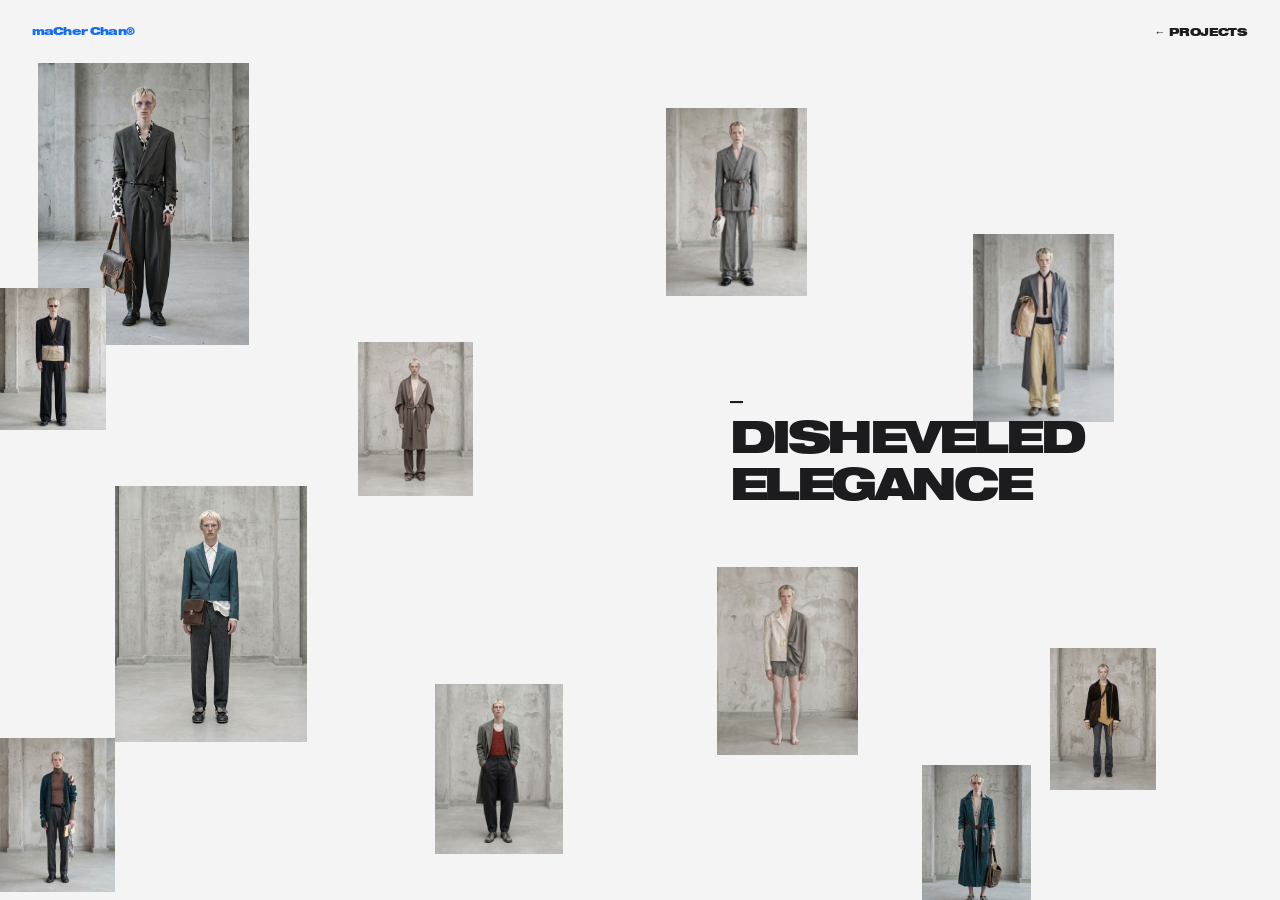
<file: project-detail.html>
<!DOCTYPE html>
<html lang="zh-CN">
<head>
  <meta charset="UTF-8">
  <meta name="viewport" content="width=device-width, initial-scale=1.0">
  <title>maCher Chan® — 案例详情</title>
  <link rel="stylesheet" href="css/global.css">
  <link rel="stylesheet" href="css/project-detail.css">
</head>
<body>

  <!-- Nav overlay (visible on both views) -->
  <nav class="pd-nav">
    <a href="index.html"    class="pd-nav__brand">maCher Chan®</a>
    <a href="projects.html" class="pd-nav__right">← PROJECTS</a>
  </nav>

  <!-- ═══════════ SCATTER VIEW (default) ═══════════ -->
  <div id="scatterView" class="pd-view">
    <!-- Items injected by project-detail.js -->
  </div>

  <!-- ═══════════ CAROUSEL VIEW ═══════════ -->
  <div id="detailView" class="pd-view" hidden>
    <div class="dv-scroll" id="dvScroll"></div>
    <div class="dv-thumbs" id="dvThumbs"></div>
    <div class="dv-infos"  id="dvInfos">INFOS</div>
    <div class="dv-counter" id="dvCounter">1 / ?</div>
  </div>

  <script src="js/project-detail.js"></script>
</body>
</html>
</file>
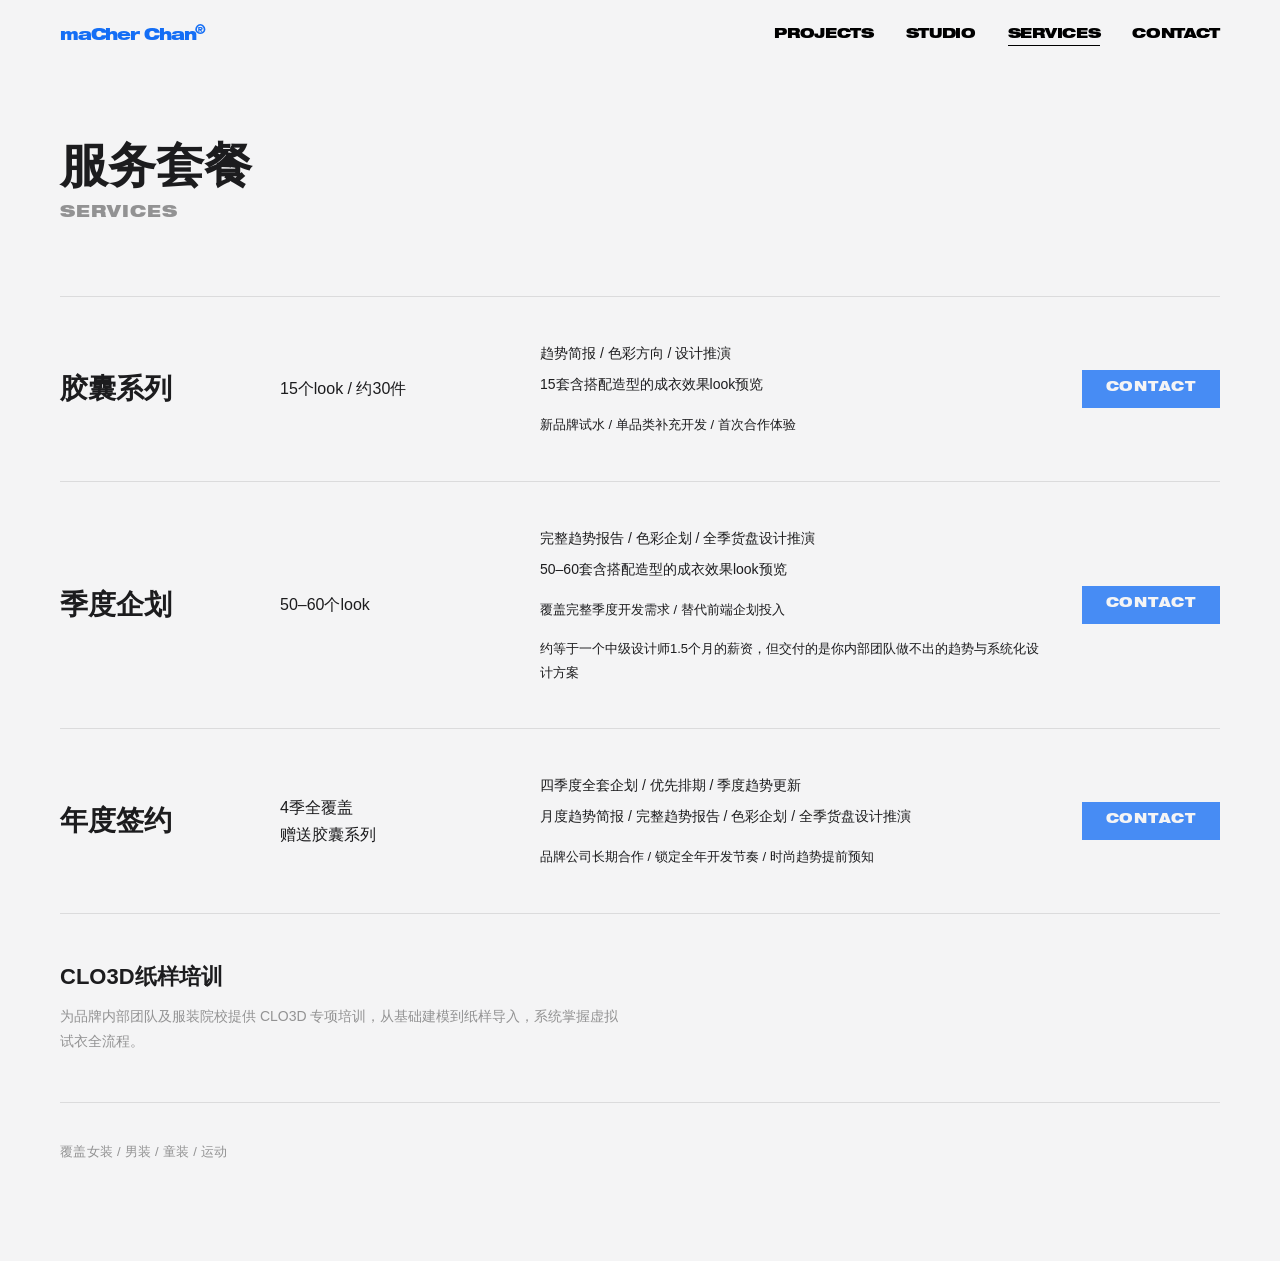
<file: services.html>
<!DOCTYPE html>
<html lang="zh-CN">
<head>
  <meta charset="UTF-8">
  <meta name="viewport" content="width=device-width, initial-scale=1.0">
  <title>Services — maCher Chan®</title>
  <link rel="stylesheet" href="css/global.css">
  <link rel="stylesheet" href="css/services.css">
</head>
<body>

  <nav class="nav">
    <a href="index.html" class="nav-logo">maCher Chan<sup>®</sup></a>
    <div class="nav-links">
      <a href="projects.html">PROJECTS</a>
      <a href="studio.html">STUDIO</a>
      <a href="services.html" class="active">SERVICES</a>
      <a href="contact.html">CONTACT</a>
    </div>
  </nav>

  <main class="services-main">

    <!-- ── Title ──────────────────────────────────────────── -->
    <header class="services-header">
      <h1 class="services-title-cn">服务套餐</h1>
      <span class="services-title-en">SERVICES</span>
    </header>

    <!-- ── Tiers ──────────────────────────────────────────── -->
    <section class="services-tiers">

      <div class="tier">
        <div class="tier-name">胶囊系列</div>
        <div class="tier-scale">15个look / 约30件</div>
        <div class="tier-deliverables">
          <p class="tier-main">趋势简报 / 色彩方向 / 设计推演</p>
          <p class="tier-main">15套含搭配造型的成衣效果look预览</p>
          <p class="tier-sub">新品牌试水 / 单品类补充开发 / 首次合作体验</p>
        </div>
        <a href="contact.html" class="cta-btn">CONTACT</a>
      </div>

      <div class="tier">
        <div class="tier-name">季度企划</div>
        <div class="tier-scale">50–60个look</div>
        <div class="tier-deliverables">
          <p class="tier-main">完整趋势报告 / 色彩企划 / 全季货盘设计推演</p>
          <p class="tier-main">50–60套含搭配造型的成衣效果look预览</p>
          <p class="tier-sub">覆盖完整季度开发需求 / 替代前端企划投入</p>
          <p class="tier-sub">约等于一个中级设计师1.5个月的薪资，但交付的是你内部团队做不出的趋势与系统化设计方案</p>
        </div>
        <a href="contact.html" class="cta-btn">CONTACT</a>
      </div>

      <div class="tier">
        <div class="tier-name">年度签约</div>
        <div class="tier-scale">4季全覆盖<br>赠送胶囊系列</div>
        <div class="tier-deliverables">
          <p class="tier-main">四季度全套企划 / 优先排期 / 季度趋势更新</p>
          <p class="tier-main">月度趋势简报 / 完整趋势报告 / 色彩企划 / 全季货盘设计推演</p>
          <p class="tier-sub">品牌公司长期合作 / 锁定全年开发节奏 / 时尚趋势提前预知</p>
        </div>
        <a href="contact.html" class="cta-btn">CONTACT</a>
      </div>

    </section>

    <!-- ── Addon ───────────────────────────────────────────── -->
    <section class="services-addon">
      <div class="addon-info">
        <h2 class="addon-name">CLO3D纸样培训</h2>
        <p class="addon-desc">为品牌内部团队及服装院校提供 CLO3D 专项培训，从基础建模到纸样导入，系统掌握虚拟试衣全流程。</p>
      </div>
    </section>

    <!-- ── Footer ─────────────────────────────────────────── -->
    <footer class="services-footer">
      <p class="coverage-note">覆盖女装 / 男装 / 童装 / 运动</p>
    </footer>

  </main>

</body>
</html>
</file>
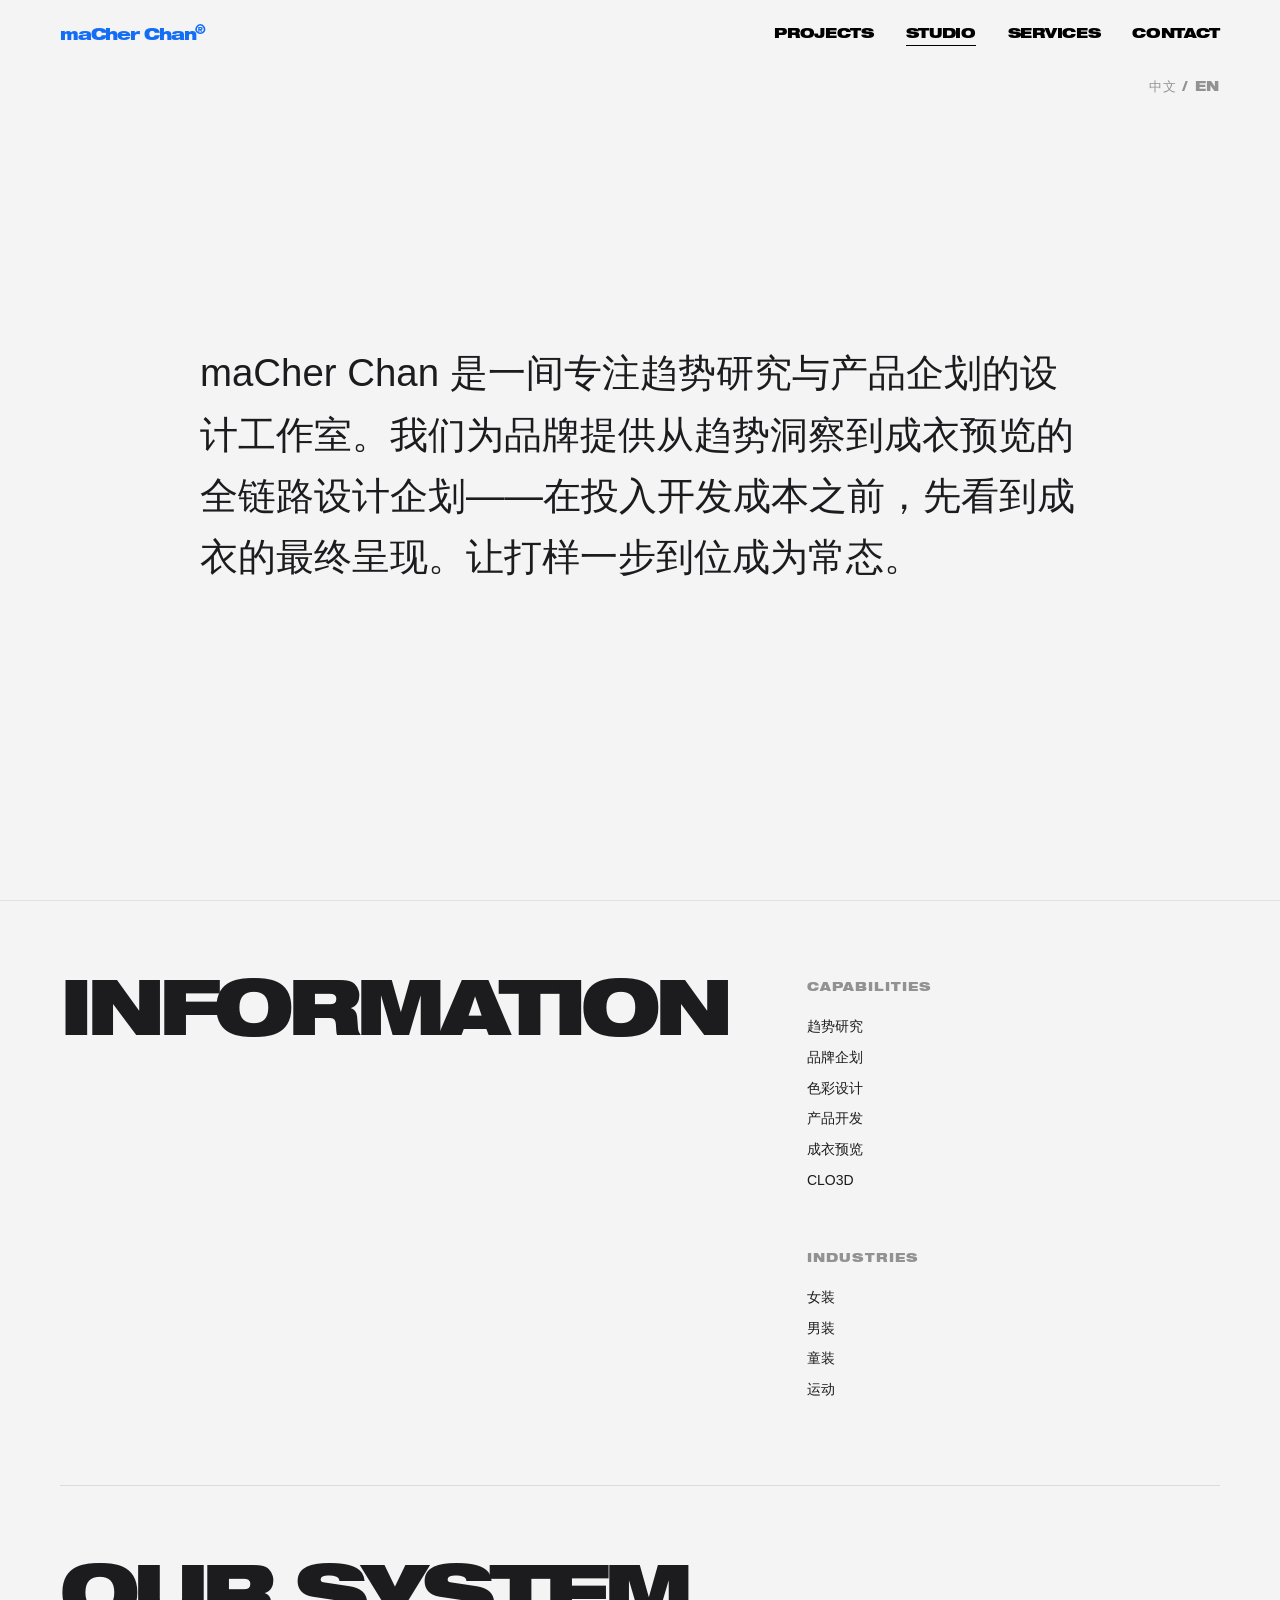
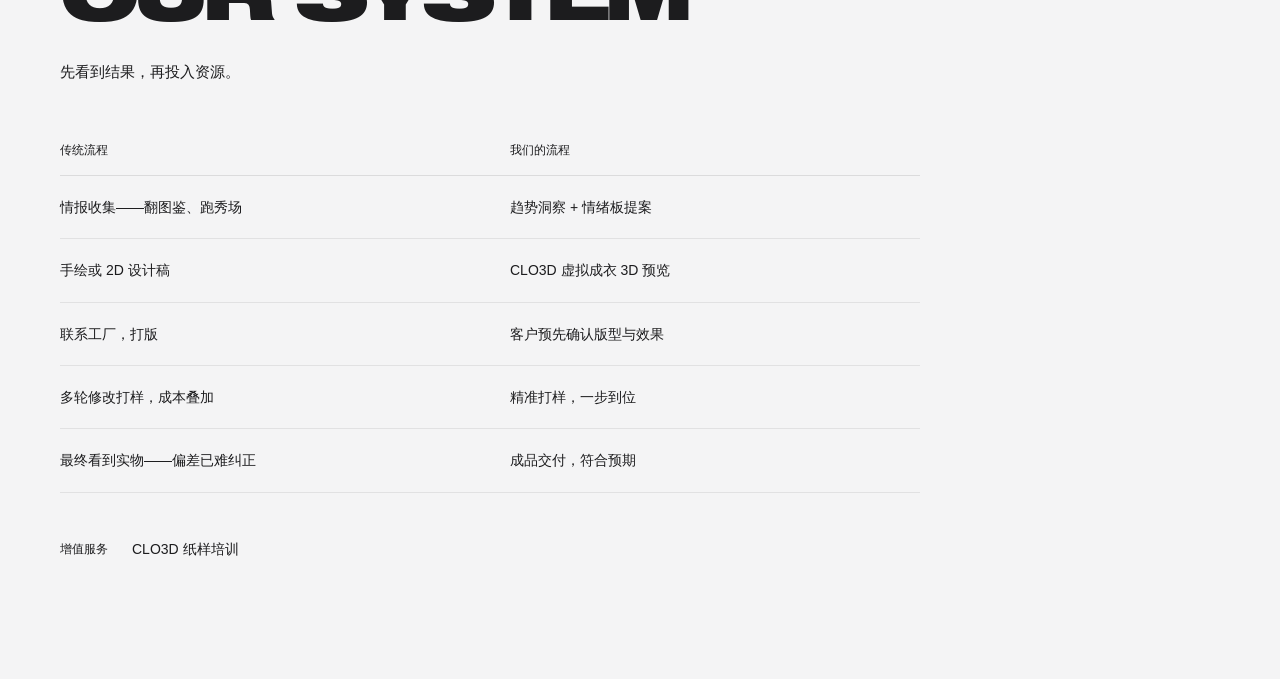
<file: studio.html>
<!DOCTYPE html>
<html lang="zh-CN">
<head>
  <meta charset="UTF-8">
  <meta name="viewport" content="width=device-width, initial-scale=1.0">
  <title>Studio — maCher Chan®</title>
  <link rel="stylesheet" href="css/global.css">
  <link rel="stylesheet" href="css/studio.css">
</head>
<body>

  <nav class="nav">
    <a href="index.html" class="nav-logo">maCher Chan<sup>®</sup></a>
    <div class="nav-links">
      <a href="projects.html">PROJECTS</a>
      <a href="studio.html" class="active">STUDIO</a>
      <a href="services.html">SERVICES</a>
      <a href="contact.html">CONTACT</a>
    </div>
  </nav>

  <button class="lang-toggle" id="langToggle" aria-label="切换语言">中文 / EN</button>

  <!-- ── SCREEN 1: Studio Intro ─────────────────────────── -->
  <section class="studio-hero">

    <div class="hero-text-wrap">
      <p class="hero-text active" id="textCn">
        maCher Chan 是一间专注趋势研究与产品企划的设计工作室。我们为品牌提供从趋势洞察到成衣预览的全链路设计企划——在投入开发成本之前，先看到成衣的最终呈现。让打样一步到位成为常态。
      </p>
      <p class="hero-text" id="textEn" aria-hidden="true">
        maCher Chan is a design studio built around trend research and product planning. We deliver full-chain design solutions from trend analysis to garment preview — so you see the final result before committing a single dollar to development. Confirm first, then produce. One sample, one sign-off.
      </p>
    </div>

  </section>

  <!-- ── SCREEN 2: Information ──────────────────────────── -->
  <section class="studio-info">

    <div class="info-left">
      <h2 class="info-title">INFORMATION</h2>
    </div>

    <div class="info-right">
      <div class="info-row">
        <div class="info-col">
          <h3 class="info-col-label">Capabilities</h3>
          <ul class="info-col-list">
            <li>趋势研究</li>
            <li>品牌企划</li>
            <li>色彩设计</li>
            <li>产品开发</li>
            <li>成衣预览</li>
            <li>CLO3D</li>
          </ul>
        </div>
      </div>

      <div class="info-row">
        <div class="info-col">
          <h3 class="info-col-label">Industries</h3>
          <ul class="info-col-list">
            <li>女装</li>
            <li>男装</li>
            <li>童装</li>
            <li>运动</li>
          </ul>
        </div>
      </div>
    </div>

  </section>

  <!-- ── SCREEN 3: Methodology ──────────────────────────── -->
  <section class="studio-method">

    <div class="method-divider"></div>

    <div class="method-header">
      <h2 class="method-title">OUR SYSTEM</h2>
    </div>

    <p class="method-tagline">先看到结果，再投入资源。</p>

    <div class="method-compare">
      <div class="compare-labels">
        <span class="compare-label compare-label-trad">传统流程</span>
        <span class="compare-label compare-label-ours">我们的流程</span>
      </div>

      <div class="compare-row">
        <span class="step-trad">情报收集——翻图鉴、跑秀场</span>
        <span class="step-ours">趋势洞察 + 情绪板提案</span>
      </div>
      <div class="compare-row">
        <span class="step-trad">手绘或 2D 设计稿</span>
        <span class="step-ours">CLO3D 虚拟成衣 3D 预览</span>
      </div>
      <div class="compare-row">
        <span class="step-trad">联系工厂，打版</span>
        <span class="step-ours">客户预先确认版型与效果</span>
      </div>
      <div class="compare-row">
        <span class="step-trad">多轮修改打样，成本叠加</span>
        <span class="step-ours">精准打样，一步到位</span>
      </div>
      <div class="compare-row">
        <span class="step-trad">最终看到实物——偏差已难纠正</span>
        <span class="step-ours">成品交付，符合预期</span>
      </div>
    </div>

    <div class="method-addon">
      <span class="addon-label">增值服务</span>
      <span class="addon-text">CLO3D 纸样培训</span>
    </div>

  </section>

  <script src="js/studio.js"></script>
</body>
</html>
</file>
<file: css/global.css>
/* ============================================================
   maCher Chan® — Global Stylesheet
   全站唯一的 @font-face 声明、CSS 变量、Reset、导航通用样式
   ============================================================ */

/* ---------- Font ---------- */
@font-face {
  font-family: 'HelveticaNeue93BlackExt';
  src: url('../assets/fonts/HelveticaNeue93BlackExt.otf') format('opentype');
  font-weight: 100 900;
  font-style: normal;
  font-display: swap;
}

/* ---------- Design Tokens ---------- */
:root {
  /* 品牌色 */
  --brand-blue: #146EF5;

  /* 背景 */
  --bg-primary: #F4F4F5;

  /* 文字 */
  --text-primary: #1c1c1e;
  --text-secondary: rgba(0,0,0,0.4);
  --text-nav: #000000;

  /* 品牌元素 */
  --brand-logo: #146EF5;
  --brand-title: #146EF5;

  /* 字体 */
  --font-brand: 'HelveticaNeue93BlackExt', 'Helvetica Neue', Arial, sans-serif;
  --font-cn: 'Microsoft YaHei', sans-serif;

  /* 字距 */
  --tracking-brand: -0.077em;
  --tracking-nav: -0.023em;
}

/* ---------- Reset ---------- */
*, *::before, *::after {
  margin: 0;
  padding: 0;
  box-sizing: border-box;
}

body {
  background: var(--bg-primary);
}

a {
  color: inherit;
  text-decoration: none;
}

img {
  display: block;
  max-width: 100%;
}

/* ---------- Navigation (all pages) ---------- */
/* 使用方式：<nav class="nav"><a class="nav-logo" href="index.html">maCher Chan®</a><div class="nav-links"><a href="...">PROJECTS</a>...</div></nav> */
.nav {
  position: fixed;
  top: 0;
  left: 0;
  right: 0;
  z-index: 100;
  display: flex;
  align-items: center;
  justify-content: space-between;
  padding: 0 60px;
  height: 70px;
  background: transparent;
}

.nav-logo {
  font-family: var(--font-brand);
  letter-spacing: var(--tracking-brand);
  color: var(--brand-logo);
}

.nav-links {
  display: flex;
  gap: 32px;
  list-style: none;
}

.nav-links a {
  font-family: var(--font-brand);
  font-size: 14px;
  letter-spacing: var(--tracking-nav);
  color: var(--text-nav);
  position: relative;
}

.nav-links a::after {
  content: '';
  position: absolute;
  bottom: -2px;
  left: 0;
  right: 0;
  height: 1px;
  background: var(--text-nav);
  transform: scaleX(0);
  transform-origin: left;
  transition: transform 0.2s ease;
}

.nav-links a:hover::after,
.nav-links a.active::after {
  transform: scaleX(1);
}

/* ─── Mobile (≤ 768px) ──────────────────────────────────── */
@media (max-width: 768px) {
  .nav {
    padding: 0 20px;
    height: 56px;
  }
  .nav-logo {
    font-size: 13px;
  }
  .nav-links {
    gap: 14px;
  }
  .nav-links a {
    font-size: 11px;
    white-space: nowrap;
  }
}
</file>
<file: css/project-detail.css>
/* ============================================================
   project-detail.css — Scatter View + Carousel View
   Requires: global.css
   ============================================================ */

html, body {
  width: 100%; height: 100%;
  overflow: hidden;
  -webkit-font-smoothing: antialiased;
}

/* ---------- Overlay Nav ---------- */
.pd-nav {
  position: fixed;
  top: 0; left: 0; right: 0;
  z-index: 200;
  display: flex;
  justify-content: space-between;
  align-items: flex-start;
  padding: 26px 32px;
  pointer-events: none;
}
.pd-nav__brand {
  font-family: var(--font-brand);
  font-size: 11px;
  letter-spacing: var(--tracking-brand);
  color: var(--brand-logo);
  pointer-events: all;
}
.pd-nav__right {
  font-family: var(--font-brand);
  font-size: 11px;
  letter-spacing: var(--tracking-nav);
  text-transform: uppercase;
  color: var(--text-primary);
  pointer-events: all;
  position: relative;
}
.pd-nav__right::after {
  content: '';
  position: absolute;
  bottom: -2px; left: 0; right: 0;
  height: 1px;
  background: var(--text-primary);
  transform: scaleX(0);
  transform-origin: left;
  transition: transform 0.2s ease;
}
.pd-nav__right:hover::after { transform: scaleX(1); }

/* ---------- Views ---------- */
.pd-view {
  position: fixed;
  inset: 0;
  background: var(--bg-primary);
}
.pd-view[hidden] { display: none; }

/* ---------- Scatter View ---------- */
#scatterView { overflow: hidden; }

.pd-item {
  position: absolute;
  will-change: transform;
  cursor: zoom-in;
}
.pd-item__inner {
  width: 100%; height: 100%;
  background: var(--bg-primary);
  overflow: hidden;
  transition: transform 0.5s cubic-bezier(0.25, 0.46, 0.45, 0.94);
}
.pd-item:hover .pd-item__inner { transform: scale(1.06); }

.pd-item img {
  width: 100%; height: 100%;
  object-fit: contain;
  background: var(--bg-primary);
  border: none; outline: none; box-shadow: none;
  display: block;
}

.pd-text-item {
  position: absolute;
  pointer-events: none;
  user-select: none;
}
.pd-text-dash {
  display: block;
  font-family: var(--font-brand);
  font-size: 13px;
  letter-spacing: var(--tracking-nav);
  color: var(--text-primary);
  margin-bottom: 8px;
}
.pd-text-series {
  display: block;
  font-family: var(--font-brand);
  font-size: clamp(28px, 3.5vw, 56px);
  letter-spacing: var(--tracking-brand);
  text-transform: uppercase;
  color: var(--text-primary);
  line-height: 1.05;
}

/* ---------- Carousel (Detail) View ---------- */
#detailView:not([hidden]) { display: block; }

.dv-scroll {
  position: absolute;
  left: 0; right: 120px; top: 0; bottom: 0;
  overflow-y: auto; overflow-x: hidden;
  display: flex; flex-direction: column; align-items: center;
  padding: 80px 0 80px;
  gap: 48px;
  scrollbar-width: none;
}
.dv-scroll::-webkit-scrollbar { display: none; }

.dv-img-item { flex-shrink: 0; width: min(52vw, 680px); }
.dv-img-item img {
  display: block; width: 100%; max-height: 85vh;
  object-fit: contain; background: var(--bg-primary);
  border: none; outline: none; box-shadow: none;
}

.dv-thumbs {
  position: fixed;
  right: 16px; top: 50%; transform: translateY(-50%);
  display: flex; flex-direction: column; gap: 8px;
  max-height: 85vh; overflow-y: auto; scrollbar-width: none;
}
.dv-thumbs::-webkit-scrollbar { display: none; }

.dv-thumb {
  position: relative;
  width: 80px; height: 107px;
  flex-shrink: 0; cursor: pointer;
  background: var(--bg-primary);
}
.dv-thumb img {
  width: 100%; height: 100%;
  object-fit: contain; background: var(--bg-primary);
  border: none; outline: none; box-shadow: none;
  opacity: 0.45; transition: opacity 0.25s;
}
.dv-thumb.is-active img { opacity: 1; }
.dv-thumb.is-active::before {
  content: '';
  position: absolute;
  left: -10px; top: 50%; transform: translateY(-50%);
  width: 4px; height: 4px;
  border-radius: 50%;
  background: var(--text-primary);
}

.dv-infos {
  position: fixed; bottom: 24px; left: 32px;
  font-family: var(--font-brand);
  font-size: 10px; letter-spacing: var(--tracking-nav);
  text-transform: uppercase;
  color: var(--text-primary);
  cursor: pointer; z-index: 10;
}
.dv-counter {
  position: fixed; bottom: 24px; right: 100px;
  font-family: var(--font-brand);
  font-size: 10px; letter-spacing: var(--tracking-nav);
  text-transform: uppercase;
  color: var(--text-primary); z-index: 10;
}

/* ─── Mobile (≤ 768px) ──────────────────────────────────── */
@media (max-width: 768px) {
  .pd-nav {
    padding: 16px 20px;
  }

  .pd-text-series {
    font-size: clamp(18px, 6vw, 36px);
  }

  /* Carousel: hide thumbnails, expand scroll area */
  .dv-scroll {
    right: 0;
    padding: 60px 20px 80px;
  }

  .dv-thumbs {
    display: none;
  }

  .dv-img-item {
    width: min(90vw, 680px);
  }

  .dv-infos {
    left: 20px;
  }

  .dv-counter {
    right: 20px;
  }
}
</file>
<file: css/services.css>
/* ============================================================
   maCher Chan® — Services Page
   ============================================================ */

body {
  color: var(--text-primary);
  background: var(--bg-primary);
}

.services-main {
  padding: 140px 60px 100px;
}

/* ─── Title ───────────────────────────────────────────────── */

.services-header {
  margin-bottom: 72px;
}

.services-title-cn {
  font-family: var(--font-cn);
  font-weight: bold;
  font-size: 48px;
  color: var(--text-primary);
  line-height: 1.1;
  margin-bottom: 10px;
}

.services-title-en {
  font-family: var(--font-brand);
  font-size: 16px;
  letter-spacing: 0.06em;
  color: var(--text-secondary);
}

/* ─── Tiers ───────────────────────────────────────────────── */

.services-tiers {
  border-top: 1px solid rgba(0, 0, 0, 0.1);
}

.tier {
  display: grid;
  grid-template-columns: 180px 220px 1fr auto;
  gap: 40px;
  align-items: center;
  padding: 44px 0;
  border-bottom: 1px solid rgba(0, 0, 0, 0.1);
}

.tier-name {
  font-family: var(--font-cn);
  font-weight: bold;
  font-size: 28px;
  color: var(--text-primary);
  line-height: 1.2;
}

.tier-scale {
  font-family: var(--font-cn);
  font-size: 16px;
  color: var(--text-primary);
  line-height: 1.7;
}

.tier-deliverables {
  display: flex;
  flex-direction: column;
  gap: 6px;
}

.tier-main {
  font-family: var(--font-cn);
  font-size: 14px;
  color: var(--text-primary);
  line-height: 1.8;
}

.tier-sub {
  font-family: var(--font-cn);
  font-size: 13px;
  color: var(--text-primary);
  line-height: 1.8;
  margin-top: 10px;
}

.cta-btn {
  display: inline-block;
  font-family: var(--font-brand);
  font-size: 13px;
  letter-spacing: 0.06em;
  color: #F4F4F5;
  background: rgba(20, 110, 245, 0.77);
  padding: 11px 24px;
  border-radius: 0;
  white-space: nowrap;
  flex-shrink: 0;
  transition: background 0.2s ease;
}

.cta-btn:hover {
  background: rgba(20, 110, 245, 0.9);
}

/* ─── Addon ───────────────────────────────────────────────── */

.services-addon {
  display: flex;
  align-items: center;
  justify-content: space-between;
  gap: 40px;
  padding: 48px 0;
  border-bottom: 1px solid rgba(0, 0, 0, 0.1);
}

.addon-info {
  display: flex;
  flex-direction: column;
  gap: 12px;
}

.addon-name {
  font-family: var(--font-cn);
  font-weight: bold;
  font-size: 22px;
  color: var(--text-primary);
}

.addon-desc {
  font-family: var(--font-cn);
  font-size: 14px;
  color: var(--text-secondary);
  max-width: 560px;
  line-height: 1.8;
}


/* ─── Footer ──────────────────────────────────────────────── */

.services-footer {
  padding-top: 40px;
}

.coverage-note {
  font-family: var(--font-cn);
  font-size: 13px;
  color: var(--text-secondary);
  letter-spacing: 0.02em;
}

/* ─── Mobile (≤ 768px) ──────────────────────────────────── */
@media (max-width: 768px) {
  .services-main {
    padding: 86px 20px 80px;
  }

  .services-title-cn {
    font-size: 36px;
  }

  .tier {
    grid-template-columns: 1fr;
    align-items: start;
    gap: 12px;
    padding: 32px 0;
  }

  .tier-main,
  .tier-sub {
    word-break: break-word;
    overflow-wrap: break-word;
  }

  .cta-btn {
    justify-self: start;
  }

  .services-addon {
    flex-direction: column;
    gap: 20px;
  }
}
</file>
<file: css/studio.css>
/* ============================================================
   maCher Chan® — Studio Page
   ============================================================ */

body {
  color: var(--text-primary);
  background: var(--bg-primary);
}

/* ─── Screen 1: Hero ──────────────────────────────────────── */

.studio-hero {
  min-height: 100vh;
  padding: 110px 60px 80px;
  display: flex;
  flex-direction: column;
}

.lang-toggle {
  position: fixed;
  top: 70px;
  right: 60px;
  z-index: 90;
  font-family: var(--font-brand);
  font-size: 13px;
  letter-spacing: 0.05em;
  color: var(--text-secondary);
  background: none;
  border: none;
  cursor: pointer;
  padding: 8px 0;
  transition: color 0.2s ease;
}

.lang-toggle:hover {
  color: var(--text-primary);
}

.hero-text-wrap {
  flex: 1;
  display: grid;
  place-items: center;
  padding: 60px 0;
}

.hero-text {
  grid-column: 1;
  grid-row: 1;
  max-width: 880px;
  font-family: var(--font-cn);
  font-size: clamp(24px, 3vw, 40px);
  line-height: 1.6;
  color: var(--text-primary);
  opacity: 0;
  transition: opacity 0.4s ease;
  pointer-events: none;
}

.hero-text.active {
  opacity: 1;
  pointer-events: auto;
}

/* ─── Screen 2: Information ───────────────────────────────── */

.studio-info {
  padding: 80px 60px;
  border-top: 1px solid rgba(0, 0, 0, 0.08);
  display: flex;
  gap: 80px;
  align-items: flex-start;
}

.info-left {
  flex: 0 0 auto;
}

.info-title {
  font-family: var(--font-brand);
  font-size: clamp(48px, 6vw, 88px);
  letter-spacing: var(--tracking-brand);
  color: var(--text-primary);
  line-height: 1;
  writing-mode: horizontal-tb;
}

.info-right {
  flex: 1;
  display: flex;
  flex-direction: column;
  gap: 56px;
}

.info-row {
  display: grid;
  grid-template-columns: 1fr 1fr;
  gap: 40px;
}

.info-col-label {
  font-family: var(--font-brand);
  font-size: 12px;
  letter-spacing: 0.08em;
  color: var(--text-secondary);
  margin-bottom: 16px;
  text-transform: uppercase;
}

.info-col-list {
  list-style: none;
  font-family: var(--font-cn);
  font-size: 14px;
  color: var(--text-primary);
  line-height: 2.2;
}

/* ─── Screen 3: Methodology ───────────────────────────────── */

.studio-method {
  padding: 0 60px 120px;
}

.method-divider {
  height: 1px;
  background: rgba(0, 0, 0, 0.1);
  margin-bottom: 80px;
}

.method-header {
  display: flex;
  flex-direction: column;
  gap: 8px;
  margin-bottom: 20px;
}

.method-title {
  font-family: var(--font-brand);
  font-size: clamp(48px, 6vw, 88px);
  letter-spacing: var(--tracking-brand);
  color: var(--text-primary);
  line-height: 1;
}

.method-tagline {
  font-family: var(--font-cn);
  font-size: 15px;
  color: var(--text-primary);
  margin-bottom: 60px;
}

/* ─── Comparison table ─────────────────────────────────────── */

.method-compare {
  max-width: 860px;
}

.compare-labels {
  display: grid;
  grid-template-columns: 1fr 1fr;
  gap: 40px;
  padding-bottom: 16px;
  border-bottom: 1px solid rgba(0, 0, 0, 0.1);
  margin-bottom: 0;
}

.compare-label {
  font-family: var(--font-cn);
  font-size: 12px;
  color: var(--text-primary);
}

.compare-label-trad {
  color: var(--text-primary);
}

.compare-label-ours {
  color: var(--text-primary);
}

.compare-row {
  display: grid;
  grid-template-columns: 1fr 1fr;
  gap: 40px;
  padding: 20px 0;
  border-bottom: 1px solid rgba(0, 0, 0, 0.08);
}

.step-trad {
  font-family: var(--font-cn);
  font-size: 14px;
  color: var(--text-primary);
  line-height: 1.6;
}

.step-ours {
  font-family: var(--font-cn);
  font-size: 14px;
  color: var(--text-primary);
  line-height: 1.6;
}

/* ─── Bonus service ────────────────────────────────────────── */

.method-addon {
  margin-top: 48px;
  max-width: 860px;
  display: flex;
  align-items: center;
  gap: 24px;
}

.addon-label {
  font-family: var(--font-cn);
  font-size: 12px;
  color: var(--text-primary);
  white-space: nowrap;
}

.addon-text {
  font-family: var(--font-cn);
  font-size: 14px;
  color: var(--text-primary);
}

/* ─── Mobile (≤ 768px) ──────────────────────────────────── */
@media (max-width: 768px) {
  /* Hero */
  .studio-hero {
    padding: 90px 20px 60px;
  }

  .hero-text {
    font-size: clamp(18px, 5vw, 28px);
  }

  .lang-toggle {
    top: 56px;
    right: 20px;
  }

  /* Information */
  .studio-info {
    padding: 60px 20px;
    flex-direction: column;
    gap: 40px;
  }

  .info-title {
    font-size: clamp(40px, 12vw, 72px);
  }

  .info-row {
    grid-template-columns: 1fr;
    gap: 32px;
  }

  /* Methodology */
  .studio-method {
    padding: 0 20px 80px;
  }

  .method-title {
    font-size: clamp(40px, 12vw, 72px);
  }

  .method-compare {
    max-width: 100%;
  }

  .compare-labels,
  .compare-row {
    grid-template-columns: 1fr;
    gap: 4px;
  }

  .step-ours {
    margin-top: 8px;
    padding-top: 8px;
    border-top: 1px solid rgba(0, 0, 0, 0.08);
  }

  .method-addon {
    flex-direction: column;
    align-items: flex-start;
    gap: 8px;
  }
}
</file>
